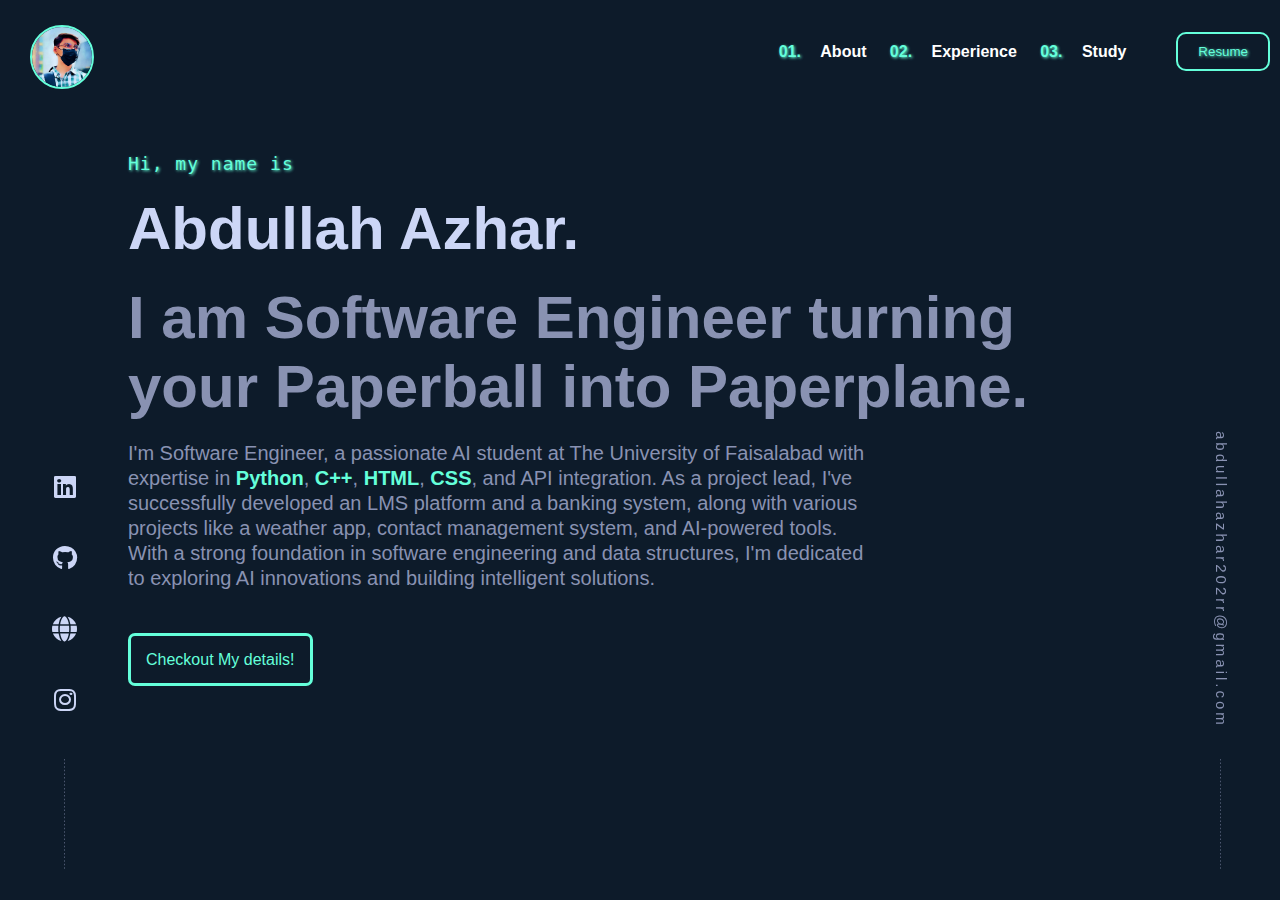
<file: index.html>
<!DOCTYPE html>
<html lang="en">

<head>
    <link rel="stylesheet" href="https://cdnjs.cloudflare.com/ajax/libs/font-awesome/6.4.2/css/all.min.css">
    <meta charset="UTF-8">
    <meta name="viewport" content="width=device-width, initial-scale=1.0">
    <title>Abdullah Azhar's Portfolio</title>
    <style>
        * {
            margin: 0;
            padding: 0;
        }

        :root {
            --bgcolor: #0D1B2A;
            --color: #64ffda;
            --pcolor: #8992b2;
        }

        body {
            background-color: var(--bgcolor);
            font-family: 'Poppins', sans-serif; 
            display: flex;
            flex-direction: column;
            align-items: center;
        }

        .navbar {
            box-sizing: border-box;
            /* border-bottom: 2px solid var(--color); */
            width: 100vw;
            padding: 10px;
            display: flex;
            justify-content: space-between;
            align-items: center;
            flex-wrap: wrap;
        }

        nav ol {
            list-style-type: decimal-leading-zero;
            display: flex;
            justify-content: right;
            align-items: center;
            text-align: center;
            gap: 50px;
            font-weight: bold;
        }

        nav a {
            text-decoration: none;
            color: white;
        }

        li {
            padding-left: 15px;
        }

        li::marker {
            color: var(--color);
            text-shadow: 1px 1px 3px var(--color);

        }

        .btn {
            /* margin-right: 70px; */
            border: 2px solid var(--color);
            border-radius: 10px;
            padding: 10px 20px;
            background-color: var(--bgcolor);
            color: var(--color);
            text-shadow: 1px 1px 3px var(--color);
            cursor: pointer;

        }

        .pic {
            color: var(--color);
            border: 2px solid var(--color);
            width: 60px;
            height: 60px;
            border-radius: 50%;
            font-size: 32px;
            margin-left: 20px;
            margin-top: 15px;
            /* margin-right: 600px; */
        }

        .herocard {
            color: white;
            height: auto;
            max-width: 80vw;
            margin: auto;
            margin-top: 50px;
            text-align: left;

        }

        .intro {
            font-size: 18px;
            margin-bottom: 20px;
            color: var(--color);
            text-shadow: 1px 1px 3px var(--color);
            letter-spacing: 1px;
            font-family: monospace;
        }

        .herocard h2 {
            font-size: 60px;
            margin-bottom: 20px;
            color: #ccd6f6;
            /* text-shadow: 1px 1px 3px var(--color); */
        }
        .explain {
            line-height: 25px;
            font-size: 20px;
            color: var(--pcolor);
            margin: 20px 0px;
            overflow: auto;
            max-width: 750px;
        }
        b{
            color: var(--color);
        }
        .prv{
            margin-top: 60px;
            
        }
        .prv > a{
            text-decoration: none;
            color: var(--color);
            border: 3px solid var(--color);
            border-radius: 7px;
            padding: 15px;
        }
        .email{
            font-size: 15px;
            letter-spacing: 3px;
            text-decoration: none;
            color: var(--pcolor);
            writing-mode: vertical-rl;
        }
        .email:hover{
            color: var(--color);
            text-shadow: 2px 1px 3px var(--color);
        }
        .right{
            position: fixed;
            bottom: 30px;
            right: 50px;
            font-size: 25px;
            display: flex;
            gap: 30px;
            color: var(--pcolor);
            writing-mode: vertical-rl;
            align-items: center;
        }
        .left{
            position: fixed;
            bottom: 30px;
            left: 50px;
            font-size: 25px;
            display: flex;
            gap: 45px;
            text-decoration: none;
            color: var(--pcolor);
            writing-mode: vertical-lr;
        }
        .left>a{
            color: #ccd6f6;
        }
        .left >a:hover{
            color: var(--color);
            text-shadow: 2px 1px 3px var(--color);
        }

        @media only screen and (max-width: 600px){
            .herocard {
                width: 95%;
            }
            .herocard h2{
                font-size: 28px;
            }
        }
    </style>
</head>

<body>
    <header>

        <div class="navbar">
            <div>

                <img src="image.jpg" alt="myimg" class="pic">
            </div>
            <nav>
                <ol>
                    <li><a href="previous portfolio.html">About</a></li>
                    <li><a href="previous portfolio.html">Experience</a></li>
                    <li><a href="previous portfolio.html">Study</a></li>
                    <button class="btn" onclick="window.location.href='myresume.pdf'">Resume</button>
                </ol>
            </nav>
        </div>
    </header>
    <main>
        <section>
            <div class="herocard">
                <p class="intro">Hi, my name is</p>
                <h2>
                    Abdullah Azhar.
                </h2>
                <h2 style="color: var(--pcolor);">I am Software Engineer turning your Paperball into Paperplane.</h2>
                <div class="explain">

                    <p >I'm Software Engineer, a passionate AI student at The University of Faisalabad with expertise in
                        <b>Python</b>, <b>C++</b>, <b>HTML</b>, <b>CSS</b>, and API integration. As a project lead, I've
                        successfully developed an LMS platform and a banking system, along with various projects like a
                        weather app, contact management system, and AI-powered tools. With a strong foundation in software
                        engineering and data structures, I'm dedicated to exploring AI innovations and building intelligent
                        solutions.
                    </p>
                </div>
                <div class="prv">
                    <a href="previous portfolio.html">Checkout My details!</a>                    
                </div>
            </div>
        </section>
        <aside>
            <div class="right">
                    <a href="mailto:abdullahazhar202rr@gmail.com" class="email" target="_blank">abdullahazhar202rr@gmail.com</a>
                    <pre style="font-size: 6px">-------------------------------</pre>
                </div>
            </aside>
            <aside>
                <div class="left">
                    
                    <a href="https://www.linkedin.com/in/abdullah-azhar-83b8ba296/" target="_blank" rel="noopener noreferrer">
                        <i class="fab fa-linkedin"></i>
                    </a>
                    <a href="https://github.com/abdullahazhar202rr/" target="_blank" rel="noopener noreferrer" aria-label="GitHub">
                        <i class="fab fa-github"></i>
                    </a>
                    <a href="https://project.codebyabdullahazhar.freewebhostmost.com/" target="_blank" rel="noopener noreferrer" aria-label="Website">
                        <i class="fas fa-globe"></i>
                    </a>
                    <a href="https://www.instagram.com/abdullahazhar202rr" target="_blank">
                        <i class="fab fa-instagram"></i>
                    </a>
                    <pre style="font-size: 6px; margin-left: 12px;">-------------------------------</pre>
                </div>
            </aside>
    </main>
</body>

</html>
</file>
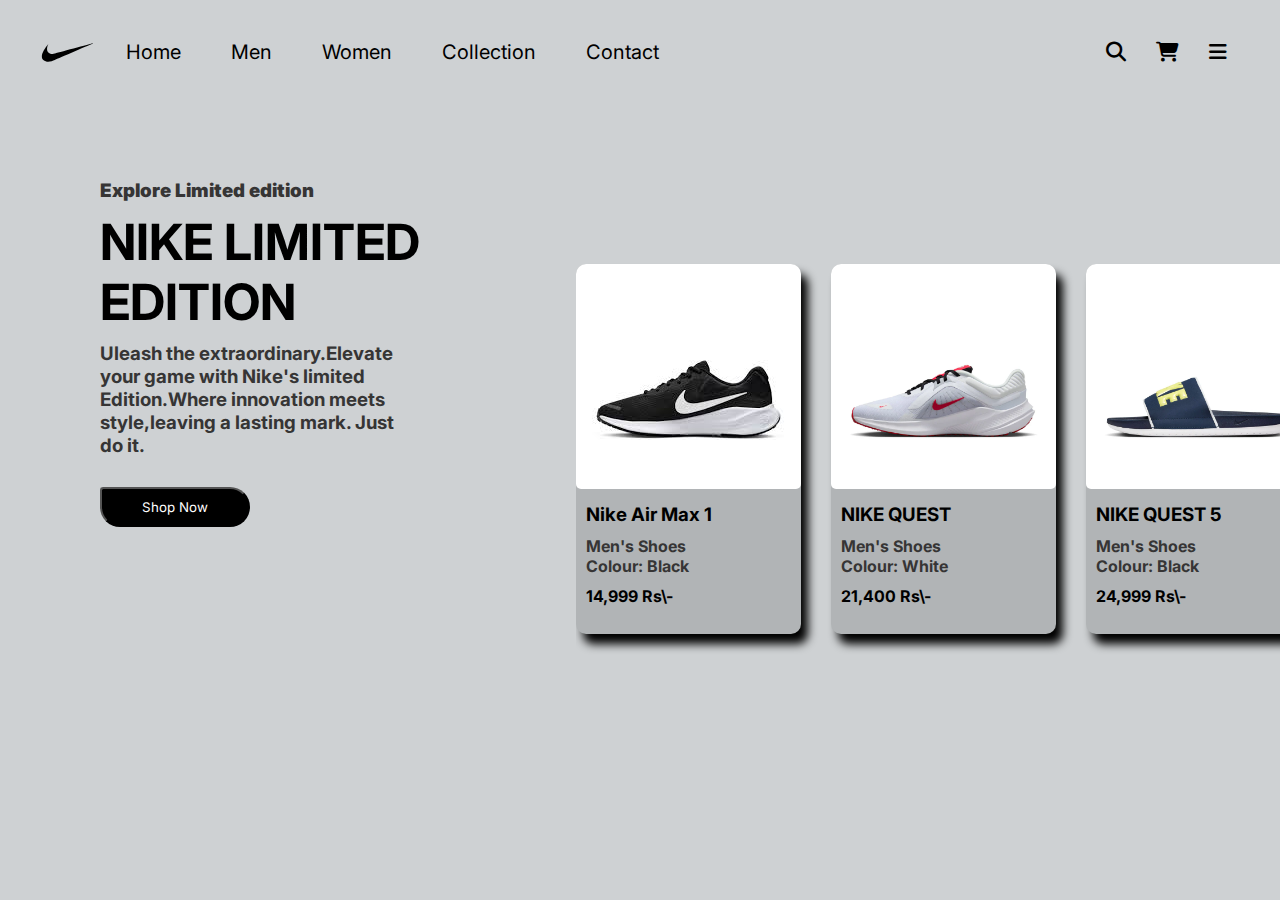
<file: Assignment(project and deploy)/index.html>
<!DOCTYPE html>
<html lang="en">

<head>
    <meta charset="UTF-8">
    <meta name="viewport" content="width=device-width, initial-scale=1.0">
    <link rel="shortcut icon" href="favicon.svg" type="image/x-icon">
    <link rel="stylesheet" href="https://cdnjs.cloudflare.com/ajax/libs/font-awesome/6.4.2/css/all.min.css">

    <link rel="stylesheet" href="style.css">
    <title>Nike</title>
</head>

<body>
    <nav>
        <div class="logo">
            <img src="logo.svg" alt="logo" width="65px" >
        </div>
        <div class="nav">
            <ul>

                <li><a href="#">Home</a></li>
                <li><a href="#">Men</a></li>
                <li><a href="#">Women</a></li>
                <li><a href="#">Collection</a></li>
                <li><a href="#">Contact</a></li>
            </ul>
        </div>
        <div class="n3">
            <a href="#"><i class="fas fa-search"></i></a>
            <a href="#"><i class="fas fa-shopping-cart"></i></a>
            <a href="#"><i class="fas fa-bars"></i></a>

        </div>
    </nav>
    <div class="hero">
        <div class="info">

            <h3><b>Explore Limited edition</b></h3>
            <h1>Nike Limited Edition</h1>
            <h3>Uleash the extraordinary.Elevate your game with Nike's limited Edition.Where innovation meets style,leaving a lasting mark. Just do it.</h3>
            <button>Shop Now</button>
        </div>
        <div class="products">
            <div class="scroll-wrapper" style="display: flex;">

                <div class="card">
                    <img src="shoes.jpeg" alt="shoe img" width="225px">
                    <h3>Nike Air Max 1 </h3>
                    <p>Men's Shoes </p>
                    <p>Colour: Black</p>
                    <b>14,999 Rs\-</b>
                </div>
                <div class="card">
                    <img src="shoes1.webp" alt="shoe img" width="225px">
                    <h3>NIKE QUEST</h3>
                    <p>Men's Shoes </p>
                    <p>Colour: White</p>
                    <b>21,400 Rs\-</b>
                </div>
                <div class="card">
                    <img src="shoes2.webp" alt="shoe img" width="225px">
                    <h3>NIKE QUEST 5</h3>
                    <p>Men's Shoes </p>
                <p>Colour: Black</p>
                <b>24,999 Rs\-</b>
            </div>
            <div class="card">
                <img src="shoes3.webp" alt="shoe img" width="225px">
                <h3>NIKE OFFCOURT SLIDE</h3>
                <p>Men's Shoes </p>
                <p>Colour: Black & Grey</p>
                <b>10,200 Rs\-</b>
            </div>
            <div class="card">
                <img src="shoes4.webp" alt="shoe img" width="225px">
                <h3>Kids-TENSAUR RUN 3.0 J</h3>
                <p>Kids Shoes </p>
                <p>Colour: Black</p>
                <b>16,999 Rs\-</b>
            </div>
            <div class="card">
                <img src="shoes5.webp" alt="shoe img" width="225px">
                <h3>NIKE REVOLUTION 7</h3>
                <p>Unisex </p>
                <p>Colour: Blue</p>
                <b>24,999 Rs\-</b>
            </div>
        </div>
    </div>
</div>
</body>

</html>
</file>
<file: Assignment(project and deploy)/style.css>
@import url('https://fonts.googleapis.com/css2?family=Inter:ital,opsz,wght@0,14..32,100..900;1,14..32,100..900&family=Open+Sans:ital,wght@0,300..800;1,300..800&family=Roboto:ital,wght@0,100..900;1,100..900&display=swap');
*{
    margin: 0;
    padding: 0;
    font-family: "Inter", serif;
    background-color: #ced1d3;
}
nav{
    margin: 20px;
    display: flex;
    justify-content: space-around;
}
.logo >img{
    mix-blend-mode: multiply;
}
.nav >ul{
    display: flex;
    gap: 50px;
    font-size: 20px;
    margin-top: 20px;
    margin-right: 400px;
}
.nav >ul>li{
    list-style: none;
}
.nav > ul>li > a{
    text-decoration: none;
    color: black;
}
.n3{
    display: flex;
    gap: 30px;
    margin: 20px;
    font-size: 20px;
}
.n3 >a{
    color: black;
}
.hero{
    display: flex;
    flex-wrap: wrap;
    align-items: center;
    justify-content: space-between;
}
.info{
    /* border: 2px solid black; */
    width: 30vw;
    height: 60vh;
    margin: 70px;
    margin-left: 100px;
}
.info>h1{
    text-transform: uppercase;
    font-weight: 700;
    margin: 10px 0px;
    font-size: 50px;
}
.info>h3{
    color : #363535;
    padding-right: 90px;
}
.info>button{
    margin-top: 30px;
    background-color: black;
    color: white;
    padding: 10px 40px;
    border-radius: 5px 30px 30px 30px;
    
}
.products{
    /* border: 2px solid black; */
    display: flex;
    align-items: center;
    width: 55vw;
    height: 70vh;
    overflow-x: auto;
    
}
.products::-webkit-scrollbar{
    display: none;
}
.products:hover .scroll-wrapper {
    animation: scroll 5s linear infinite alternate;
}

@keyframes scroll {
    0% {
        transform: translateX(0);
    }
    100% {
        transform: translateX(-100%); /* Adjust as per content width */
    }
}

.card{
    /* border: 2px solid black; */
    width: 225px;
    height: 370px;
    margin-right: 30px;
    border-radius: 10px;
    background-color: #b1b4b6;
    box-shadow: 7px 10px 10px;
    
}
.card>img{
    border-radius: 10px 10px 5px 5px;
}
.card>h3{
    background-color: #b1b4b6;
    padding: 10px;
}
.card>p{
    color : #363535;
    background-color: #b1b4b6;
    font-weight: 700;
    padding-left: 10px;
}
.card >p:nth-child(4){
    background-color: #b1b4b6;
    padding-bottom: 10px;
    padding-left: 10px;
}
.card>b{
    padding-left: 10px;
    background-color: #b1b4b6;
}
</file>
